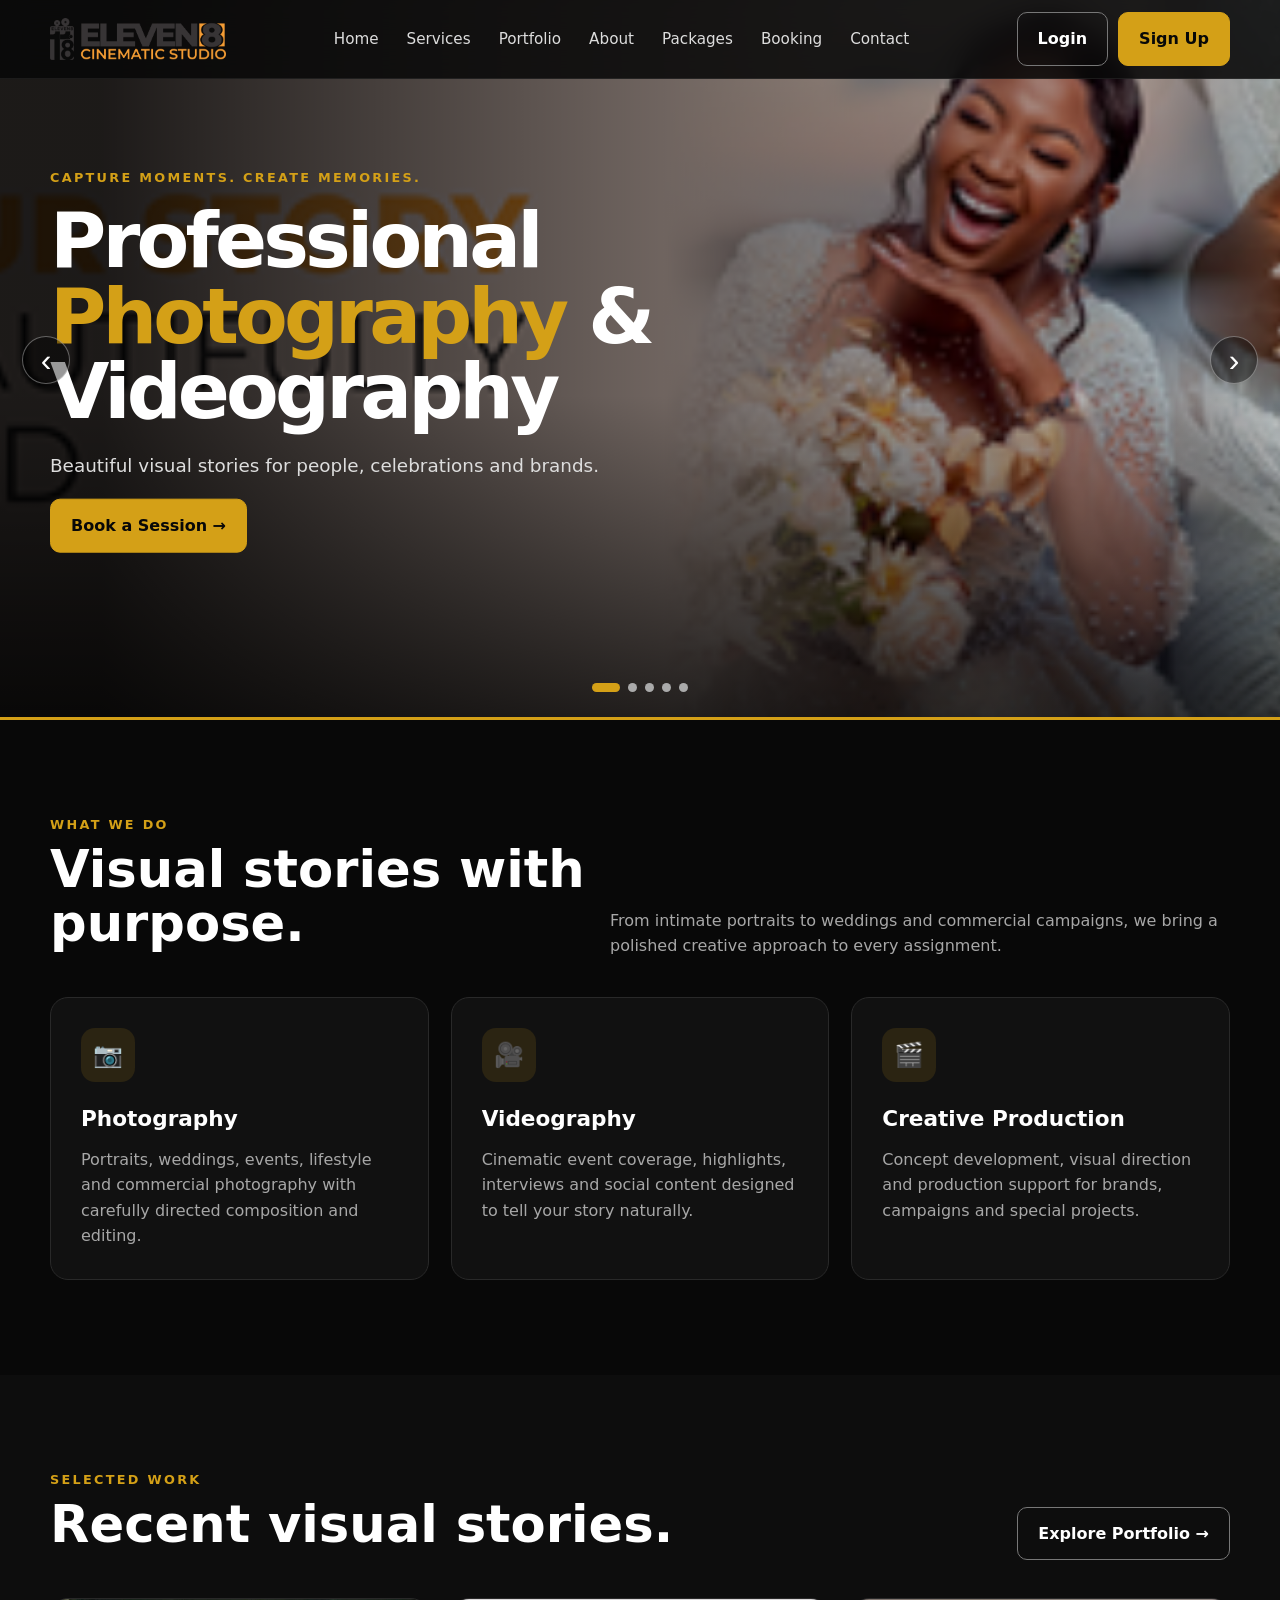
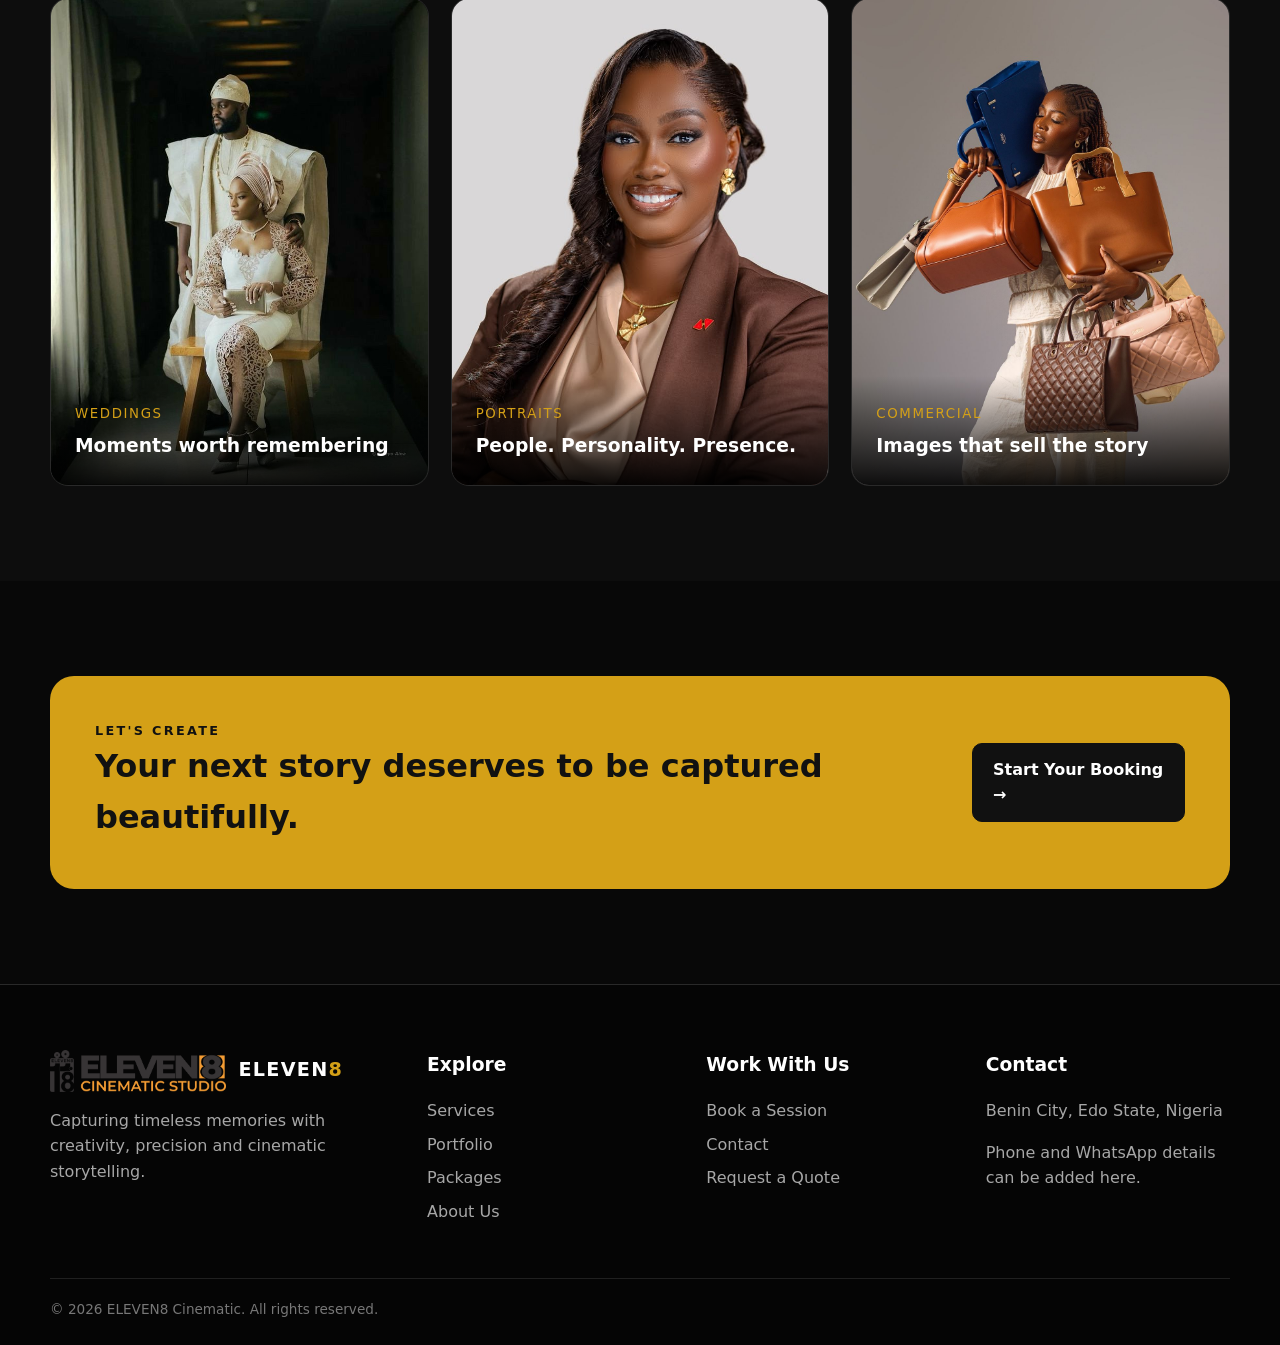
<file: index.html>
<!doctype html>
<html lang="en"><head><meta charset="utf-8"><meta name="viewport" content="width=device-width,initial-scale=1">
<meta name="description" content="ELEVEN8 professional photography, videography and creative production.">
<title>Home | ELEVEN8 Cinematic</title>
<link rel="stylesheet" href="css/styles.css"></head>
<body>
<header class="nav"><div class="container nav-inner">
<a class="brand" href="index.html"><img src="images/logo.png" alt="ELEVEN8 logo"></a>
<nav class="nav-links"><a class="" href="index.html">Home</a><a class="" href="services.html">Services</a><a class="" href="portfolio.html">Portfolio</a><a class="" href="about.html">About</a><a class="" href="packages.html">Packages</a><a class="" href="booking.html">Booking</a><a class="" href="contact.html">Contact</a></nav>
<div class="nav-actions"><a class="btn btn-outline" href="login.html">Login</a><a class="btn btn-gold" href="signup.html">Sign Up</a><button class="menu" aria-label="Open menu">☰</button></div>
</div></header>
<main>
<section class="site-slider" aria-label="ELEVEN8 featured work"><div class="slider-track"><div class="slide active"><img src="images/SLIDER 2.png" alt="ELEVEN8 creative production"><div class="slide-overlay"></div><div class="slide-content"><div class="eyebrow">Capture Moments. Create Memories.</div><h1>Professional <span class="gold">Photography</span> & Videography</h1><p>Beautiful visual stories for people, celebrations and brands.</p><a class="btn btn-gold" href="booking.html">Book a Session →</a></div></div><div class="slide"><img src="images/slider 1.png" alt="ELEVEN8 event coverage"><div class="slide-overlay"></div><div class="slide-content"><div class="eyebrow">Events & Celebrations</div><h2>Moments captured with <span class="gold">purpose.</span></h2><p>Professional coverage that preserves the atmosphere and details.</p><a class="btn btn-gold" href="services.html">Explore Services →</a></div></div><div class="slide"><img src="images/WEDDINGS.jpg" alt="ELEVEN8 wedding photography"><div class="slide-overlay"></div><div class="slide-content"><div class="eyebrow">Wedding Stories</div><h2>Your day. Your story. <span class="gold">Beautifully preserved.</span></h2><p>Every important frame matters.</p><a class="btn btn-gold" href="booking.html">Plan Your Coverage →</a></div></div><div class="slide"><img src="images/PORTRAIT.jpg" alt="ELEVEN8 portrait photography"><div class="slide-overlay"></div><div class="slide-content"><div class="eyebrow">Portraits</div><h2>People. Personality. <span class="gold">Presence.</span></h2><p>Portrait sessions designed around authentic expression.</p><a class="btn btn-gold" href="booking.html">Book a Portrait →</a></div></div><div class="slide"><img src="images/COMMERCIAL.jpg" alt="ELEVEN8 commercial photography"><div class="slide-overlay"></div><div class="slide-content"><div class="eyebrow">Commercial Content</div><h2>Images that <span class="gold">sell the story.</span></h2><p>Visual content for businesses, campaigns and social media.</p><a class="btn btn-gold" href="contact.html">Start a Project →</a></div></div></div><button class="slider-control prev" type="button" aria-label="Previous slide">‹</button><button class="slider-control next" type="button" aria-label="Next slide">›</button><div class="slider-dots" aria-label="Slider navigation"></div><div class="slider-progress"></div></section>
<section class="section"><div class="container"><div class="section-head"><div><div class="eyebrow">What We Do</div><h2>Visual stories with purpose.</h2></div><p>From intimate portraits to weddings and commercial campaigns, we bring a polished creative approach to every assignment.</p></div>
<div class="grid-3">
<div class="card"><div class="icon">📷</div><h3>Photography</h3><p>Portraits, weddings, events, lifestyle and commercial photography with carefully directed composition and editing.</p></div>
<div class="card"><div class="icon">🎥</div><h3>Videography</h3><p>Cinematic event coverage, highlights, interviews and social content designed to tell your story naturally.</p></div>
<div class="card"><div class="icon">🎬</div><h3>Creative Production</h3><p>Concept development, visual direction and production support for brands, campaigns and special projects.</p></div>
</div></div></section>
<section class="section section-dark"><div class="container"><div class="section-head"><div><div class="eyebrow">Selected Work</div><h2>Recent visual stories.</h2></div><a class="btn btn-outline" href="portfolio.html">Explore Portfolio →</a></div>
<div class="grid-3">
<a class="image-card" href="portfolio.html"><img src="images/WEDDINGS.jpg" alt="Wedding photography"><div class="image-overlay"><small>Weddings</small><h3>Moments worth remembering</h3></div></a>
<a class="image-card" href="portfolio.html"><img src="images/PORTRAIT.jpg" alt="Portrait photography"><div class="image-overlay"><small>Portraits</small><h3>People. Personality. Presence.</h3></div></a>
<a class="image-card" href="portfolio.html"><img src="images/COMMERCIAL.jpg" alt="Commercial photography"><div class="image-overlay"><small>Commercial</small><h3>Images that sell the story</h3></div></a>
</div></div></section>
<section class="section"><div class="container"><div class="cta"><div><div class="eyebrow" style="color:#111">Let's create</div><h2>Your next story deserves to be captured beautifully.</h2></div><a class="btn" href="booking.html">Start Your Booking →</a></div></div></section>
</main>
<footer class="footer"><div class="container"><div class="footer-grid">
<div><a class="brand" href="index.html"><img src="images/logo.png" alt=""><span class="brand-text">ELEVEN<span>8</span></span></a><p>Capturing timeless memories with creativity, precision and cinematic storytelling.</p></div>
<div><h3>Explore</h3><ul><li><a href="services.html">Services</a></li><li><a href="portfolio.html">Portfolio</a></li><li><a href="packages.html">Packages</a></li><li><a href="about.html">About Us</a></li></ul></div>
<div><h3>Work With Us</h3><ul><li><a href="booking.html">Book a Session</a></li><li><a href="contact.html">Contact</a></li><li><a href="booking.html">Request a Quote</a></li></ul></div>
<div><h3>Contact</h3><p>Benin City, Edo State, Nigeria</p><p>Phone and WhatsApp details can be added here.</p></div>
</div><div class="copyright">© 2026 ELEVEN8 Cinematic. All rights reserved.</div></div></footer>
<script src="js/main.js"></script></body></html>
</file>
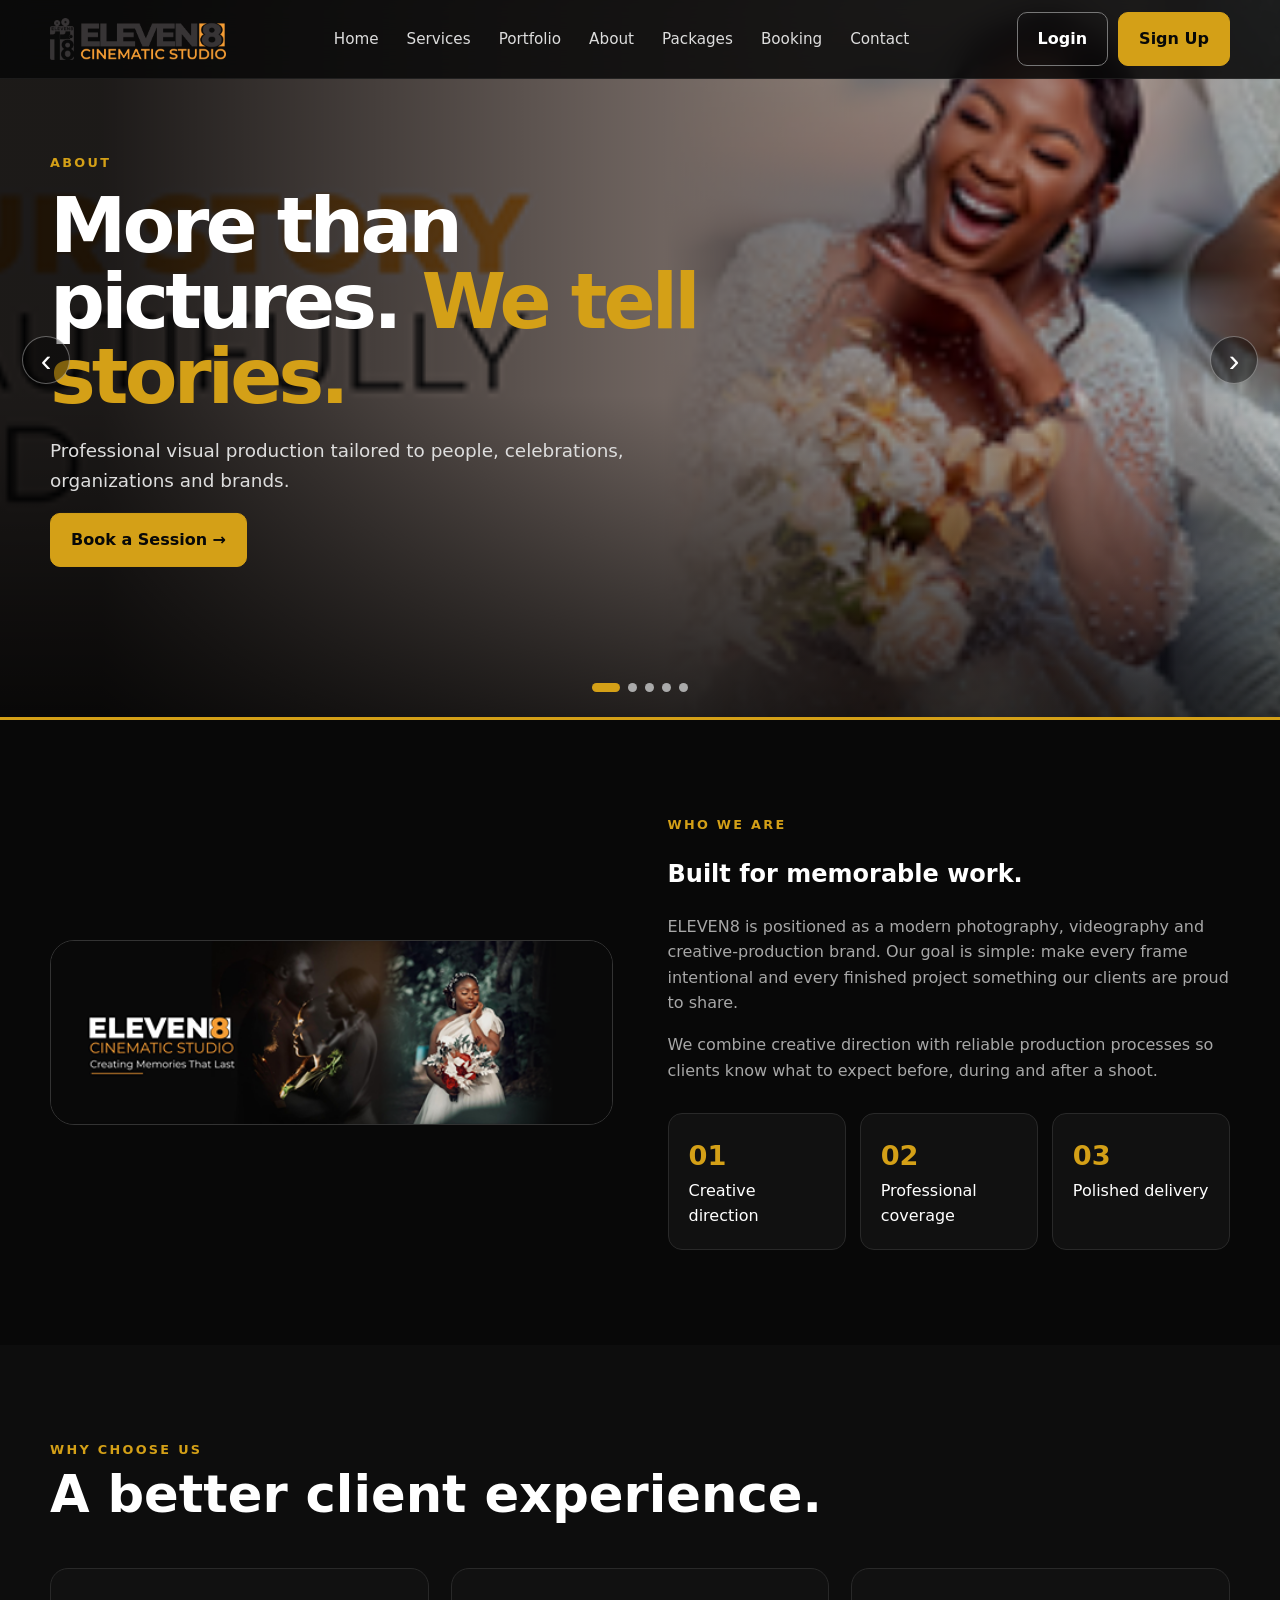
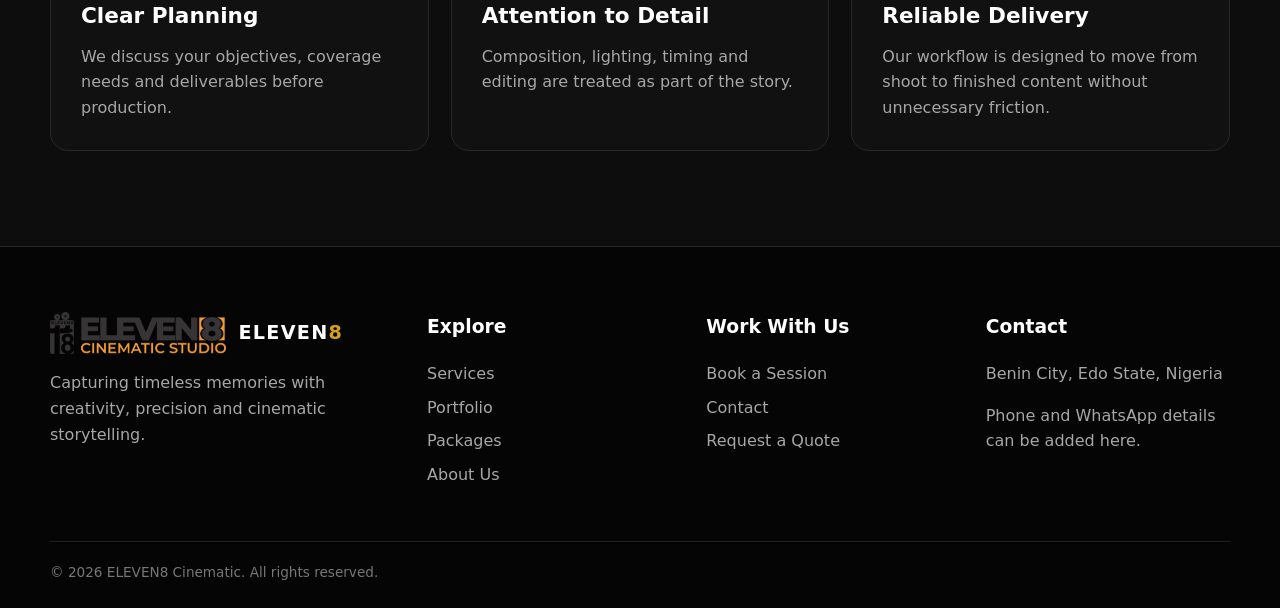
<file: about.html>
<!doctype html>
<html lang="en"><head><meta charset="utf-8"><meta name="viewport" content="width=device-width,initial-scale=1">
<meta name="description" content="ELEVEN8 professional photography, videography and creative production.">
<title>About | ELEVEN8 Cinematic</title>
<link rel="stylesheet" href="css/styles.css"></head>
<body>
<header class="nav"><div class="container nav-inner">
<a class="brand" href="index.html"><img src="images/logo.png" alt="ELEVEN8 logo"></a>
<nav class="nav-links"><a class="" href="index.html">Home</a><a class="" href="services.html">Services</a><a class="" href="portfolio.html">Portfolio</a><a class="" href="about.html">About</a><a class="" href="packages.html">Packages</a><a class="" href="booking.html">Booking</a><a class="" href="contact.html">Contact</a></nav>
<div class="nav-actions"><a class="btn btn-outline" href="login.html">Login</a><a class="btn btn-gold" href="signup.html">Sign Up</a><button class="menu" aria-label="Open menu">☰</button></div>
</div></header>
<main>
<section class="site-slider" aria-label="ELEVEN8 featured work"><div class="slider-track"><div class="slide active"><img src="images/SLIDER 2.png" alt="ELEVEN8 creative production"><div class="slide-overlay"></div><div class="slide-content"><div class="eyebrow">ABOUT</div><h1>More than pictures. <span class="gold">We tell stories.</span></h1><p>Professional visual production tailored to people, celebrations, organizations and brands.</p><a class="btn btn-gold" href="booking.html">Book a Session →</a></div></div><div class="slide"><img src="images/slider 1.png" alt="ELEVEN8 event coverage"><div class="slide-overlay"></div><div class="slide-content"><div class="eyebrow">Events & Celebrations</div><h2>Moments captured with <span class="gold">purpose.</span></h2><p>Professional coverage that preserves the atmosphere and details.</p><a class="btn btn-gold" href="services.html">Explore Services →</a></div></div><div class="slide"><img src="images/WEDDINGS.jpg" alt="ELEVEN8 wedding photography"><div class="slide-overlay"></div><div class="slide-content"><div class="eyebrow">Wedding Stories</div><h2>Your day. Your story. <span class="gold">Beautifully preserved.</span></h2><p>Every important frame matters.</p><a class="btn btn-gold" href="booking.html">Plan Your Coverage →</a></div></div><div class="slide"><img src="images/PORTRAIT.jpg" alt="ELEVEN8 portrait photography"><div class="slide-overlay"></div><div class="slide-content"><div class="eyebrow">Portraits</div><h2>People. Personality. <span class="gold">Presence.</span></h2><p>Portrait sessions designed around authentic expression.</p><a class="btn btn-gold" href="booking.html">Book a Portrait →</a></div></div><div class="slide"><img src="images/COMMERCIAL.jpg" alt="ELEVEN8 commercial photography"><div class="slide-overlay"></div><div class="slide-content"><div class="eyebrow">Commercial Content</div><h2>Images that <span class="gold">sell the story.</span></h2><p>Visual content for businesses, campaigns and social media.</p><a class="btn btn-gold" href="contact.html">Start a Project →</a></div></div></div><button class="slider-control prev" type="button" aria-label="Previous slide">‹</button><button class="slider-control next" type="button" aria-label="Next slide">›</button><div class="slider-dots" aria-label="Slider navigation"></div><div class="slider-progress"></div></section>
<section class="section"><div class="container split"><img src="images/eleven 8 header.png" alt="ELEVEN8 studio"><div><div class="eyebrow">Who We Are</div><h2>Built for memorable work.</h2><p style="color:var(--muted)">ELEVEN8 is positioned as a modern photography, videography and creative-production brand. Our goal is simple: make every frame intentional and every finished project something our clients are proud to share.</p><p style="color:var(--muted)">We combine creative direction with reliable production processes so clients know what to expect before, during and after a shoot.</p><div class="stats"><div class="stat"><strong>01</strong>Creative direction</div><div class="stat"><strong>02</strong>Professional coverage</div><div class="stat"><strong>03</strong>Polished delivery</div></div></div></div></section>
<section class="section section-dark"><div class="container"><div class="section-head"><div><div class="eyebrow">Why Choose Us</div><h2>A better client experience.</h2></div></div><div class="grid-3"><div class="card"><h3>Clear Planning</h3><p>We discuss your objectives, coverage needs and deliverables before production.</p></div><div class="card"><h3>Attention to Detail</h3><p>Composition, lighting, timing and editing are treated as part of the story.</p></div><div class="card"><h3>Reliable Delivery</h3><p>Our workflow is designed to move from shoot to finished content without unnecessary friction.</p></div></div></div></section>
</main>
<footer class="footer"><div class="container"><div class="footer-grid">
<div><a class="brand" href="index.html"><img src="images/logo.png" alt=""><span class="brand-text">ELEVEN<span>8</span></span></a><p>Capturing timeless memories with creativity, precision and cinematic storytelling.</p></div>
<div><h3>Explore</h3><ul><li><a href="services.html">Services</a></li><li><a href="portfolio.html">Portfolio</a></li><li><a href="packages.html">Packages</a></li><li><a href="about.html">About Us</a></li></ul></div>
<div><h3>Work With Us</h3><ul><li><a href="booking.html">Book a Session</a></li><li><a href="contact.html">Contact</a></li><li><a href="booking.html">Request a Quote</a></li></ul></div>
<div><h3>Contact</h3><p>Benin City, Edo State, Nigeria</p><p>Phone and WhatsApp details can be added here.</p></div>
</div><div class="copyright">© 2026 ELEVEN8 Cinematic. All rights reserved.</div></div></footer>
<script src="js/main.js"></script></body></html>
</file>
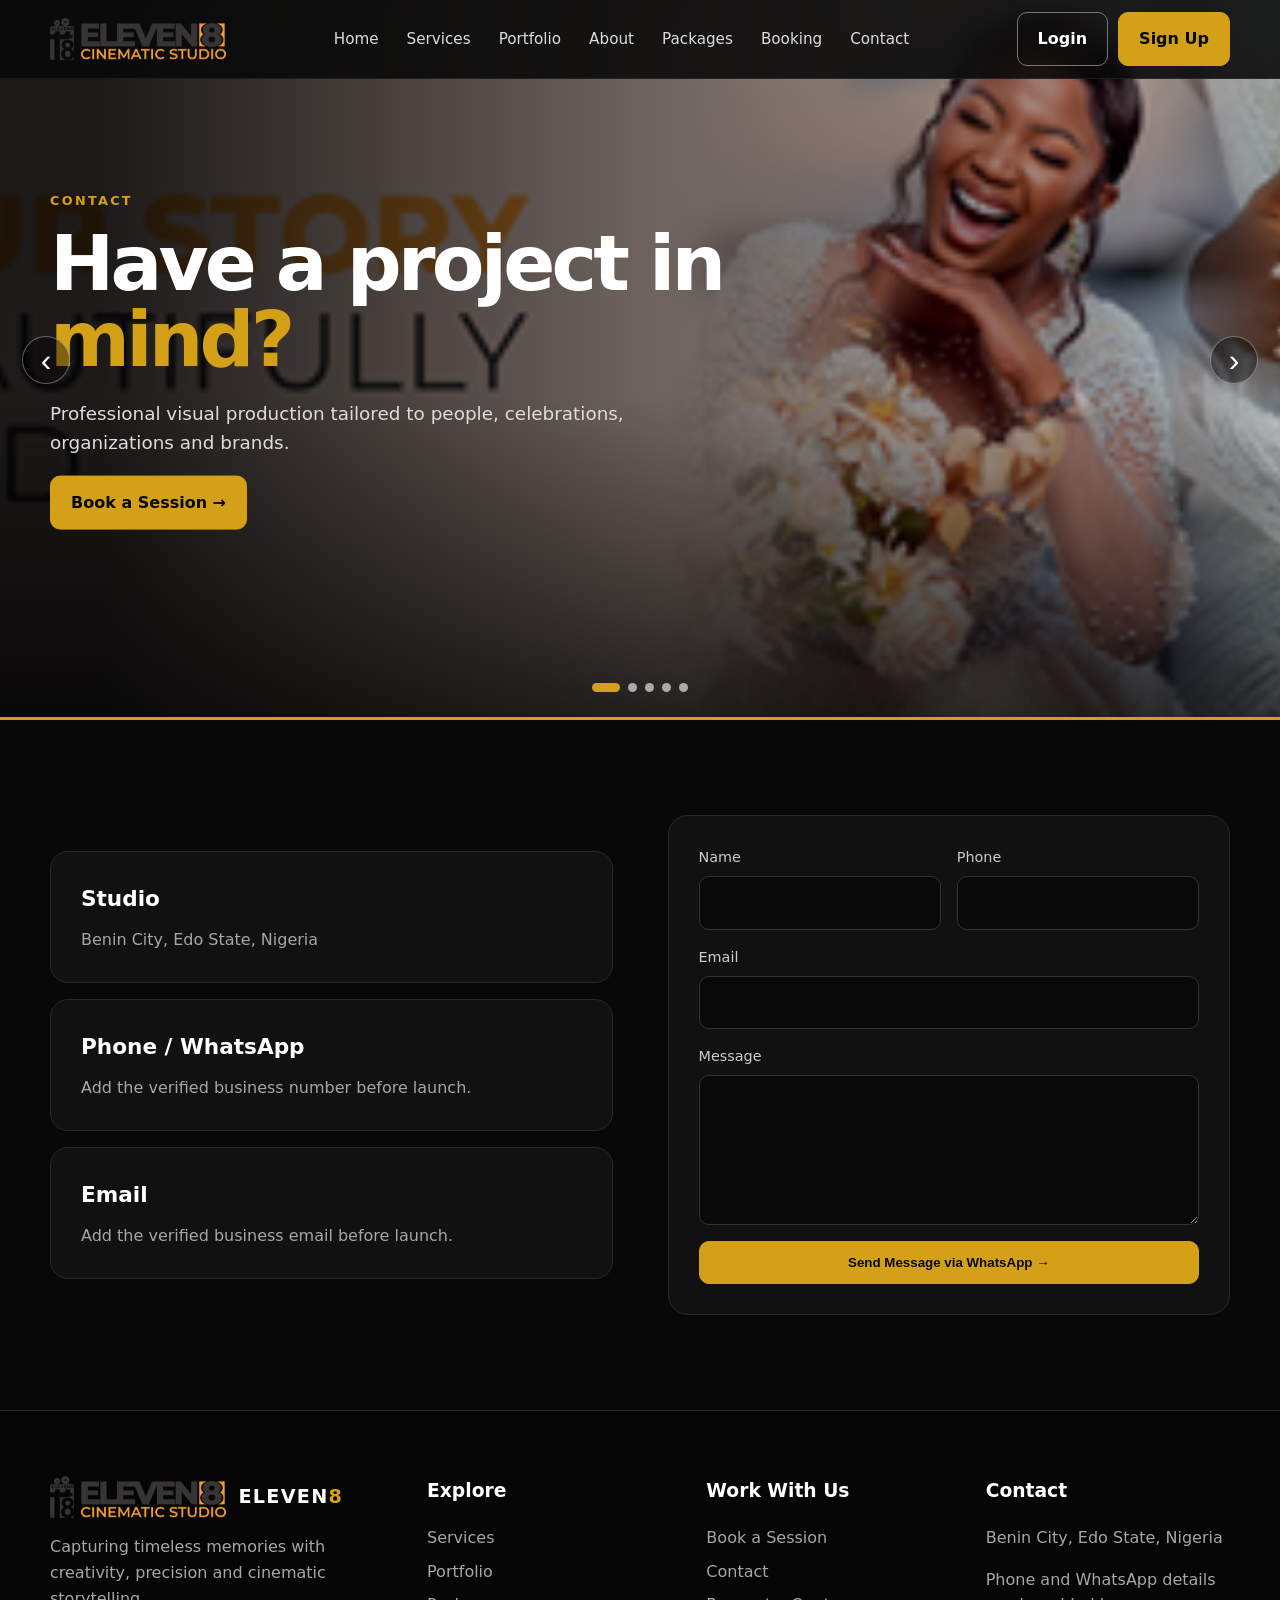
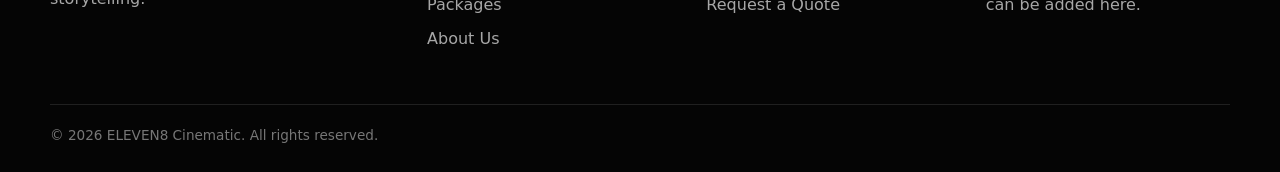
<file: contact.html>
<!doctype html>
<html lang="en"><head><meta charset="utf-8"><meta name="viewport" content="width=device-width,initial-scale=1">
<meta name="description" content="ELEVEN8 professional photography, videography and creative production.">
<title>Contact | ELEVEN8 Cinematic</title>
<link rel="stylesheet" href="css/styles.css"></head>
<body>
<header class="nav"><div class="container nav-inner">
<a class="brand" href="index.html"><img src="images/logo.png" alt="ELEVEN8 logo"></a>
<nav class="nav-links"><a class="" href="index.html">Home</a><a class="" href="services.html">Services</a><a class="" href="portfolio.html">Portfolio</a><a class="" href="about.html">About</a><a class="" href="packages.html">Packages</a><a class="" href="booking.html">Booking</a><a class="" href="contact.html">Contact</a></nav>
<div class="nav-actions"><a class="btn btn-outline" href="login.html">Login</a><a class="btn btn-gold" href="signup.html">Sign Up</a><button class="menu" aria-label="Open menu">☰</button></div>
</div></header>
<main>
<section class="site-slider" aria-label="ELEVEN8 featured work"><div class="slider-track"><div class="slide active"><img src="images/SLIDER 2.png" alt="ELEVEN8 creative production"><div class="slide-overlay"></div><div class="slide-content"><div class="eyebrow">CONTACT</div><h1>Have a project in <span class="gold">mind?</span></h1><p>Professional visual production tailored to people, celebrations, organizations and brands.</p><a class="btn btn-gold" href="booking.html">Book a Session →</a></div></div><div class="slide"><img src="images/slider 1.png" alt="ELEVEN8 event coverage"><div class="slide-overlay"></div><div class="slide-content"><div class="eyebrow">Events & Celebrations</div><h2>Moments captured with <span class="gold">purpose.</span></h2><p>Professional coverage that preserves the atmosphere and details.</p><a class="btn btn-gold" href="services.html">Explore Services →</a></div></div><div class="slide"><img src="images/WEDDINGS.jpg" alt="ELEVEN8 wedding photography"><div class="slide-overlay"></div><div class="slide-content"><div class="eyebrow">Wedding Stories</div><h2>Your day. Your story. <span class="gold">Beautifully preserved.</span></h2><p>Every important frame matters.</p><a class="btn btn-gold" href="booking.html">Plan Your Coverage →</a></div></div><div class="slide"><img src="images/PORTRAIT.jpg" alt="ELEVEN8 portrait photography"><div class="slide-overlay"></div><div class="slide-content"><div class="eyebrow">Portraits</div><h2>People. Personality. <span class="gold">Presence.</span></h2><p>Portrait sessions designed around authentic expression.</p><a class="btn btn-gold" href="booking.html">Book a Portrait →</a></div></div><div class="slide"><img src="images/COMMERCIAL.jpg" alt="ELEVEN8 commercial photography"><div class="slide-overlay"></div><div class="slide-content"><div class="eyebrow">Commercial Content</div><h2>Images that <span class="gold">sell the story.</span></h2><p>Visual content for businesses, campaigns and social media.</p><a class="btn btn-gold" href="contact.html">Start a Project →</a></div></div></div><button class="slider-control prev" type="button" aria-label="Previous slide">‹</button><button class="slider-control next" type="button" aria-label="Next slide">›</button><div class="slider-dots" aria-label="Slider navigation"></div><div class="slider-progress"></div></section>
<section class="section"><div class="container split"><div><div class="card"><h3>Studio</h3><p>Benin City, Edo State, Nigeria</p></div><div class="card" style="margin-top:16px"><h3>Phone / WhatsApp</h3><p>Add the verified business number before launch.</p></div><div class="card" style="margin-top:16px"><h3>Email</h3><p>Add the verified business email before launch.</p></div></div>
<form class="form" data-whatsapp="2340000000000"><div class="form-grid"><div class="field"><label>Name</label><input name="Name" required></div><div class="field"><label>Phone</label><input name="Phone" required></div><div class="field full"><label>Email</label><input type="email" name="Email"></div><div class="field full"><label>Message</label><textarea name="Message" required></textarea></div><div class="field full"><button class="btn btn-gold" type="submit">Send Message via WhatsApp →</button></div></div></form></div></section>
</main>
<footer class="footer"><div class="container"><div class="footer-grid">
<div><a class="brand" href="index.html"><img src="images/logo.png" alt=""><span class="brand-text">ELEVEN<span>8</span></span></a><p>Capturing timeless memories with creativity, precision and cinematic storytelling.</p></div>
<div><h3>Explore</h3><ul><li><a href="services.html">Services</a></li><li><a href="portfolio.html">Portfolio</a></li><li><a href="packages.html">Packages</a></li><li><a href="about.html">About Us</a></li></ul></div>
<div><h3>Work With Us</h3><ul><li><a href="booking.html">Book a Session</a></li><li><a href="contact.html">Contact</a></li><li><a href="booking.html">Request a Quote</a></li></ul></div>
<div><h3>Contact</h3><p>Benin City, Edo State, Nigeria</p><p>Phone and WhatsApp details can be added here.</p></div>
</div><div class="copyright">© 2026 ELEVEN8 Cinematic. All rights reserved.</div></div></footer>
<script src="js/main.js"></script></body></html>
</file>
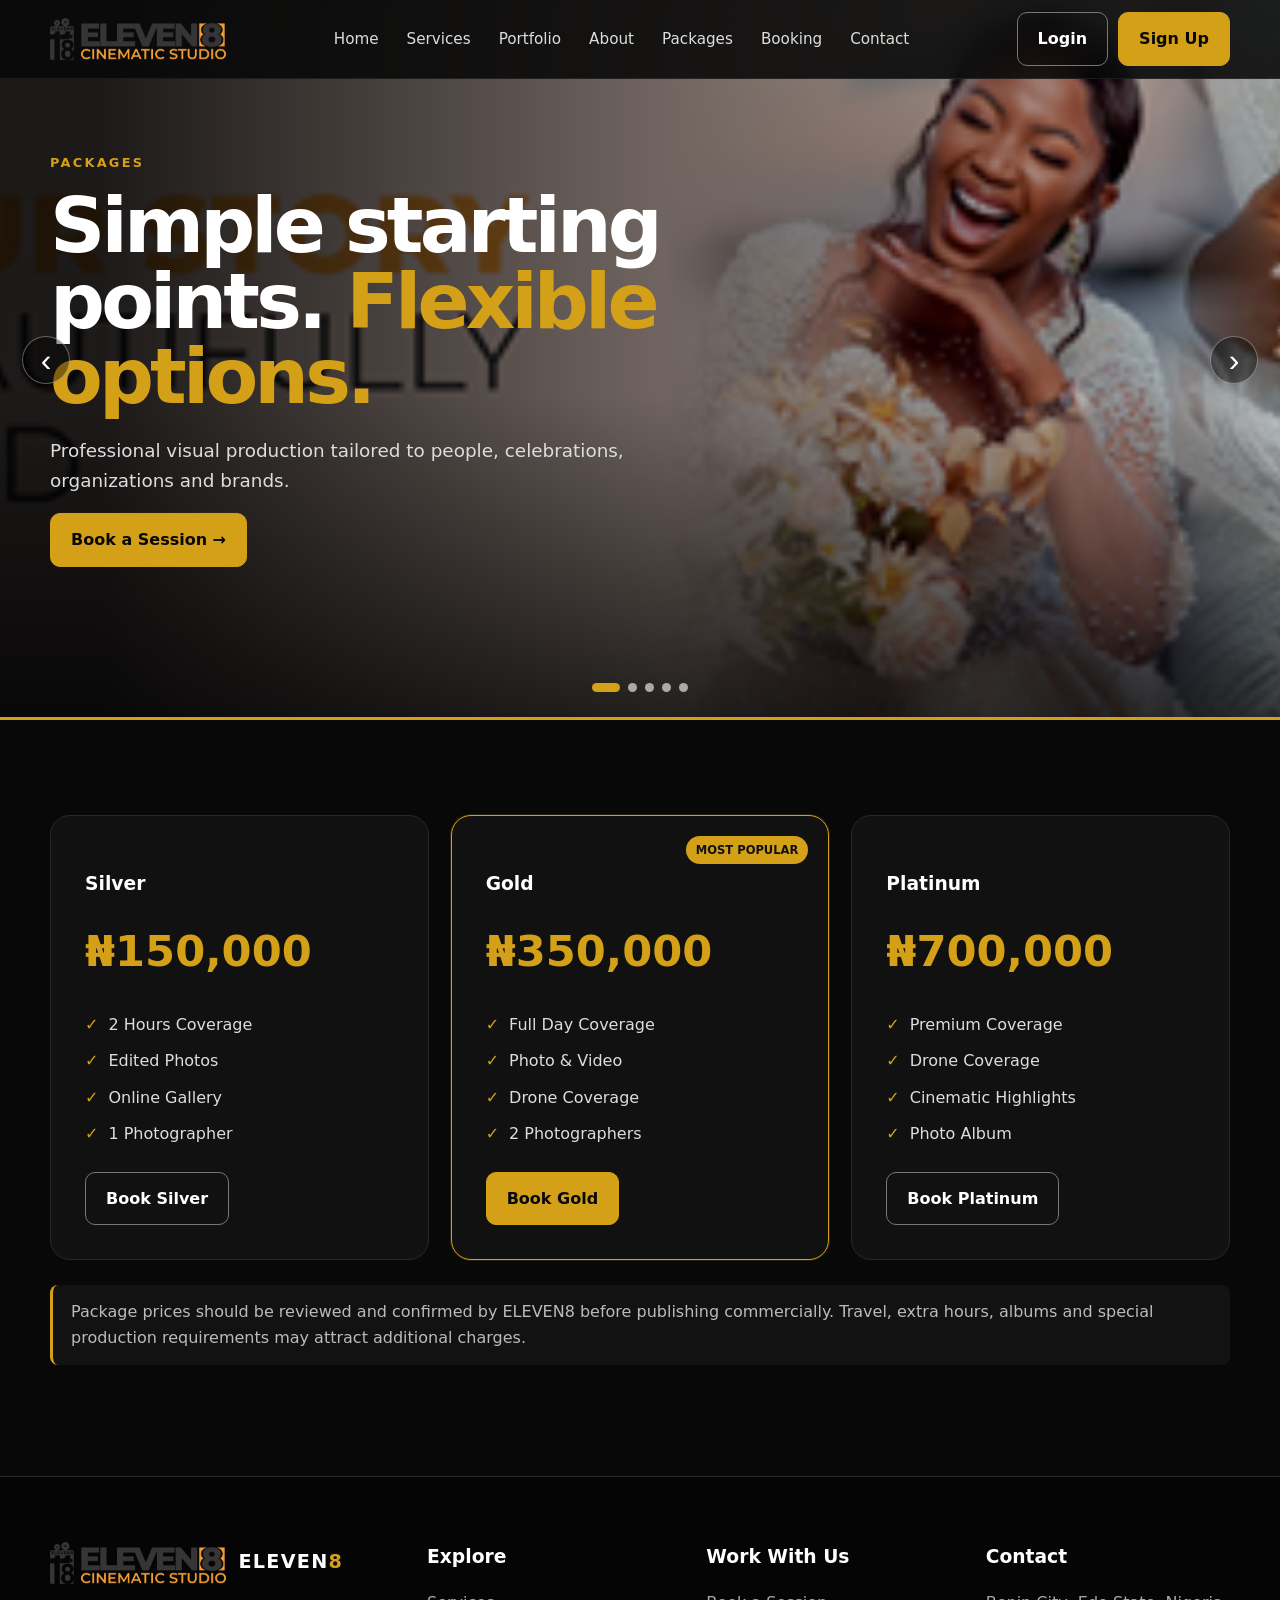
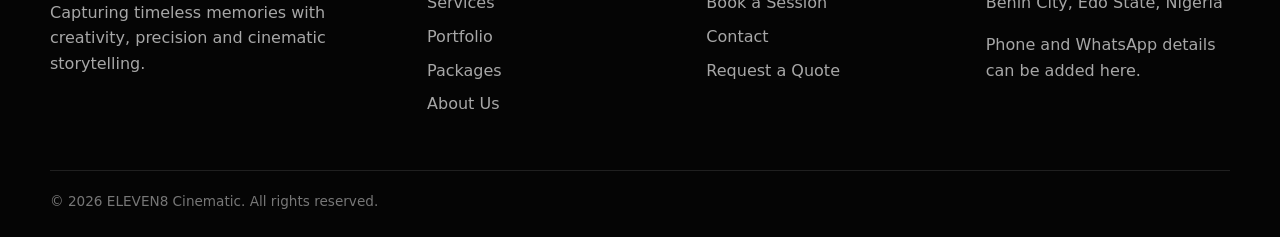
<file: packages.html>
<!doctype html>
<html lang="en"><head><meta charset="utf-8"><meta name="viewport" content="width=device-width,initial-scale=1">
<meta name="description" content="ELEVEN8 professional photography, videography and creative production.">
<title>Packages | ELEVEN8 Cinematic</title>
<link rel="stylesheet" href="css/styles.css"></head>
<body>
<header class="nav"><div class="container nav-inner">
<a class="brand" href="index.html"><img src="images/logo.png" alt="ELEVEN8 logo"></a>
<nav class="nav-links"><a class="" href="index.html">Home</a><a class="" href="services.html">Services</a><a class="" href="portfolio.html">Portfolio</a><a class="" href="about.html">About</a><a class="" href="packages.html">Packages</a><a class="" href="booking.html">Booking</a><a class="" href="contact.html">Contact</a></nav>
<div class="nav-actions"><a class="btn btn-outline" href="login.html">Login</a><a class="btn btn-gold" href="signup.html">Sign Up</a><button class="menu" aria-label="Open menu">☰</button></div>
</div></header>
<main>
<section class="site-slider" aria-label="ELEVEN8 featured work"><div class="slider-track"><div class="slide active"><img src="images/SLIDER 2.png" alt="ELEVEN8 creative production"><div class="slide-overlay"></div><div class="slide-content"><div class="eyebrow">PACKAGES</div><h1>Simple starting points. <span class="gold">Flexible options.</span></h1><p>Professional visual production tailored to people, celebrations, organizations and brands.</p><a class="btn btn-gold" href="booking.html">Book a Session →</a></div></div><div class="slide"><img src="images/slider 1.png" alt="ELEVEN8 event coverage"><div class="slide-overlay"></div><div class="slide-content"><div class="eyebrow">Events & Celebrations</div><h2>Moments captured with <span class="gold">purpose.</span></h2><p>Professional coverage that preserves the atmosphere and details.</p><a class="btn btn-gold" href="services.html">Explore Services →</a></div></div><div class="slide"><img src="images/WEDDINGS.jpg" alt="ELEVEN8 wedding photography"><div class="slide-overlay"></div><div class="slide-content"><div class="eyebrow">Wedding Stories</div><h2>Your day. Your story. <span class="gold">Beautifully preserved.</span></h2><p>Every important frame matters.</p><a class="btn btn-gold" href="booking.html">Plan Your Coverage →</a></div></div><div class="slide"><img src="images/PORTRAIT.jpg" alt="ELEVEN8 portrait photography"><div class="slide-overlay"></div><div class="slide-content"><div class="eyebrow">Portraits</div><h2>People. Personality. <span class="gold">Presence.</span></h2><p>Portrait sessions designed around authentic expression.</p><a class="btn btn-gold" href="booking.html">Book a Portrait →</a></div></div><div class="slide"><img src="images/COMMERCIAL.jpg" alt="ELEVEN8 commercial photography"><div class="slide-overlay"></div><div class="slide-content"><div class="eyebrow">Commercial Content</div><h2>Images that <span class="gold">sell the story.</span></h2><p>Visual content for businesses, campaigns and social media.</p><a class="btn btn-gold" href="contact.html">Start a Project →</a></div></div></div><button class="slider-control prev" type="button" aria-label="Previous slide">‹</button><button class="slider-control next" type="button" aria-label="Next slide">›</button><div class="slider-dots" aria-label="Slider navigation"></div><div class="slider-progress"></div></section>
<section class="section"><div class="container"><div class="price-grid">
<div class="price-card"><h3>Silver</h3><div class="price">₦150,000</div><ul><li>2 Hours Coverage</li><li>Edited Photos</li><li>Online Gallery</li><li>1 Photographer</li></ul><a class="btn btn-outline" href="booking.html">Book Silver</a></div>
<div class="price-card featured"><div class="ribbon">MOST POPULAR</div><h3>Gold</h3><div class="price">₦350,000</div><ul><li>Full Day Coverage</li><li>Photo & Video</li><li>Drone Coverage</li><li>2 Photographers</li></ul><a class="btn btn-gold" href="booking.html">Book Gold</a></div>
<div class="price-card"><h3>Platinum</h3><div class="price">₦700,000</div><ul><li>Premium Coverage</li><li>Drone Coverage</li><li>Cinematic Highlights</li><li>Photo Album</li></ul><a class="btn btn-outline" href="booking.html">Book Platinum</a></div>
</div><p class="notice" style="margin-top:25px">Package prices should be reviewed and confirmed by ELEVEN8 before publishing commercially. Travel, extra hours, albums and special production requirements may attract additional charges.</p></div></section>
</main>
<footer class="footer"><div class="container"><div class="footer-grid">
<div><a class="brand" href="index.html"><img src="images/logo.png" alt=""><span class="brand-text">ELEVEN<span>8</span></span></a><p>Capturing timeless memories with creativity, precision and cinematic storytelling.</p></div>
<div><h3>Explore</h3><ul><li><a href="services.html">Services</a></li><li><a href="portfolio.html">Portfolio</a></li><li><a href="packages.html">Packages</a></li><li><a href="about.html">About Us</a></li></ul></div>
<div><h3>Work With Us</h3><ul><li><a href="booking.html">Book a Session</a></li><li><a href="contact.html">Contact</a></li><li><a href="booking.html">Request a Quote</a></li></ul></div>
<div><h3>Contact</h3><p>Benin City, Edo State, Nigeria</p><p>Phone and WhatsApp details can be added here.</p></div>
</div><div class="copyright">© 2026 ELEVEN8 Cinematic. All rights reserved.</div></div></footer>
<script src="js/main.js"></script></body></html>
</file>
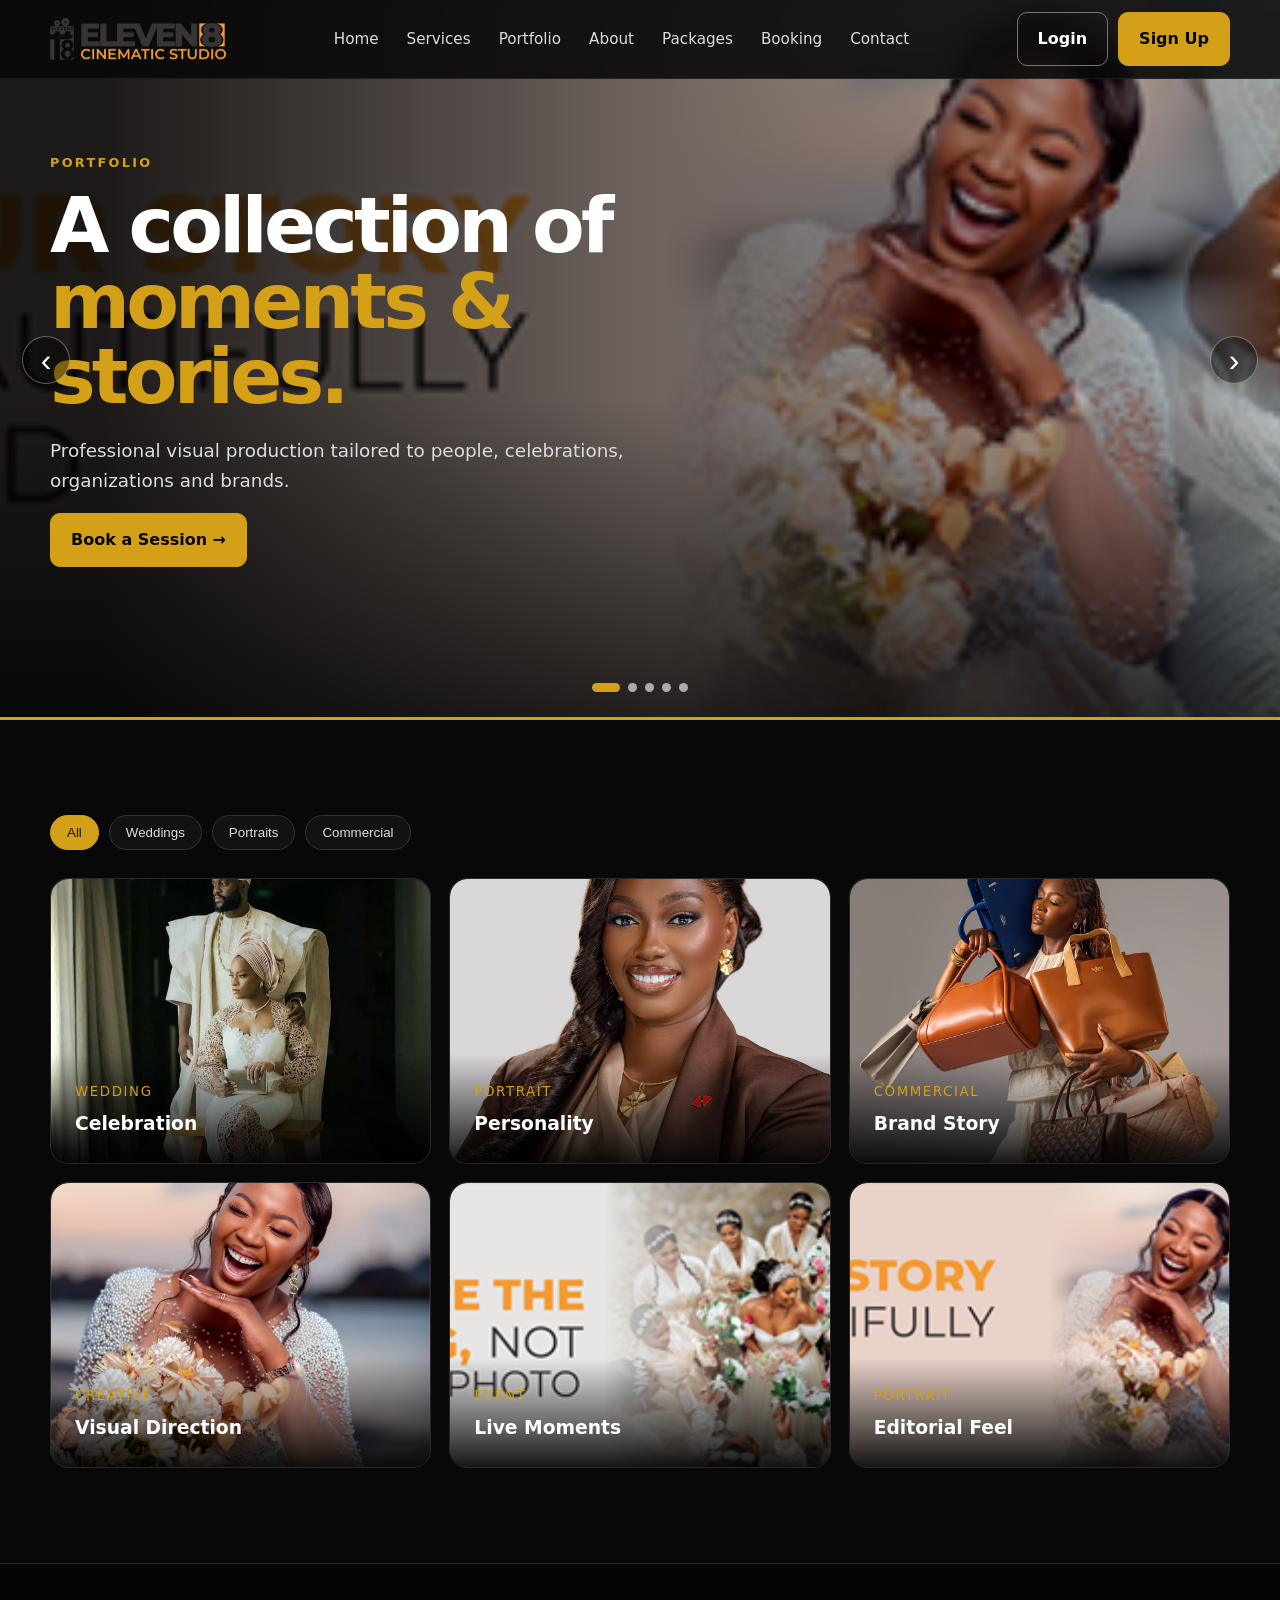
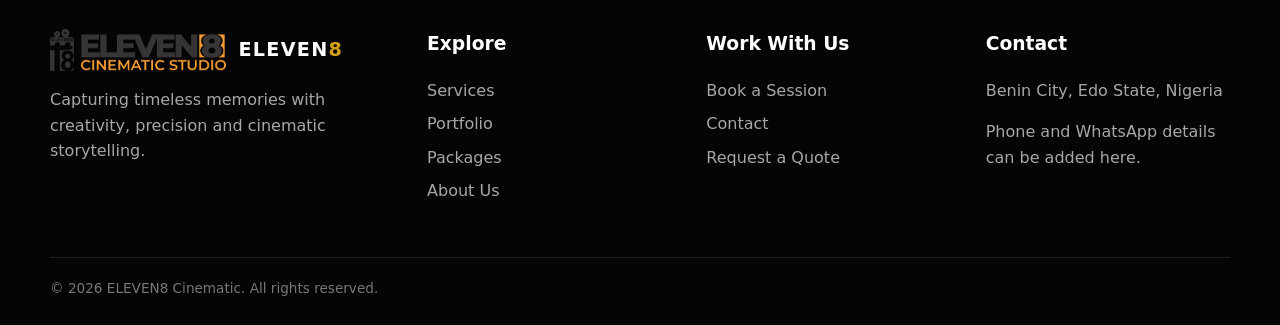
<file: portfolio.html>
<!doctype html>
<html lang="en"><head><meta charset="utf-8"><meta name="viewport" content="width=device-width,initial-scale=1">
<meta name="description" content="ELEVEN8 professional photography, videography and creative production.">
<title>Portfolio | ELEVEN8 Cinematic</title>
<link rel="stylesheet" href="css/styles.css"></head>
<body>
<header class="nav"><div class="container nav-inner">
<a class="brand" href="index.html"><img src="images/logo.png" alt="ELEVEN8 logo"></a>
<nav class="nav-links"><a class="" href="index.html">Home</a><a class="" href="services.html">Services</a><a class="" href="portfolio.html">Portfolio</a><a class="" href="about.html">About</a><a class="" href="packages.html">Packages</a><a class="" href="booking.html">Booking</a><a class="" href="contact.html">Contact</a></nav>
<div class="nav-actions"><a class="btn btn-outline" href="login.html">Login</a><a class="btn btn-gold" href="signup.html">Sign Up</a><button class="menu" aria-label="Open menu">☰</button></div>
</div></header>
<main>
<section class="site-slider" aria-label="ELEVEN8 featured work"><div class="slider-track"><div class="slide active"><img src="images/SLIDER 2.png" alt="ELEVEN8 creative production"><div class="slide-overlay"></div><div class="slide-content"><div class="eyebrow">PORTFOLIO</div><h1>A collection of <span class="gold">moments & stories.</span></h1><p>Professional visual production tailored to people, celebrations, organizations and brands.</p><a class="btn btn-gold" href="booking.html">Book a Session →</a></div></div><div class="slide"><img src="images/slider 1.png" alt="ELEVEN8 event coverage"><div class="slide-overlay"></div><div class="slide-content"><div class="eyebrow">Events & Celebrations</div><h2>Moments captured with <span class="gold">purpose.</span></h2><p>Professional coverage that preserves the atmosphere and details.</p><a class="btn btn-gold" href="services.html">Explore Services →</a></div></div><div class="slide"><img src="images/WEDDINGS.jpg" alt="ELEVEN8 wedding photography"><div class="slide-overlay"></div><div class="slide-content"><div class="eyebrow">Wedding Stories</div><h2>Your day. Your story. <span class="gold">Beautifully preserved.</span></h2><p>Every important frame matters.</p><a class="btn btn-gold" href="booking.html">Plan Your Coverage →</a></div></div><div class="slide"><img src="images/PORTRAIT.jpg" alt="ELEVEN8 portrait photography"><div class="slide-overlay"></div><div class="slide-content"><div class="eyebrow">Portraits</div><h2>People. Personality. <span class="gold">Presence.</span></h2><p>Portrait sessions designed around authentic expression.</p><a class="btn btn-gold" href="booking.html">Book a Portrait →</a></div></div><div class="slide"><img src="images/COMMERCIAL.jpg" alt="ELEVEN8 commercial photography"><div class="slide-overlay"></div><div class="slide-content"><div class="eyebrow">Commercial Content</div><h2>Images that <span class="gold">sell the story.</span></h2><p>Visual content for businesses, campaigns and social media.</p><a class="btn btn-gold" href="contact.html">Start a Project →</a></div></div></div><button class="slider-control prev" type="button" aria-label="Previous slide">‹</button><button class="slider-control next" type="button" aria-label="Next slide">›</button><div class="slider-dots" aria-label="Slider navigation"></div><div class="slider-progress"></div></section>
<section class="section"><div class="container"><div class="filters"><button class="filter active" data-filter="all">All</button><button class="filter" data-filter="wedding">Weddings</button><button class="filter" data-filter="portrait">Portraits</button><button class="filter" data-filter="commercial">Commercial</button></div>
<div class="portfolio-grid">
<div class="portfolio-item image-card" data-category="wedding"><img src="images/WEDDINGS.jpg" alt="Wedding"><div class="image-overlay"><small>Wedding</small><h3>Celebration</h3></div></div>
<div class="portfolio-item image-card" data-category="portrait"><img src="images/PORTRAIT.jpg" alt="Portrait"><div class="image-overlay"><small>Portrait</small><h3>Personality</h3></div></div>
<div class="portfolio-item image-card" data-category="commercial"><img src="images/COMMERCIAL.jpg" alt="Commercial"><div class="image-overlay"><small>Commercial</small><h3>Brand Story</h3></div></div>
<div class="portfolio-item image-card" data-category="commercial"><img src="images/9898db073478088185ea16a9ff456688.jpg" alt="Creative project"><div class="image-overlay"><small>Creative</small><h3>Visual Direction</h3></div></div>
<div class="portfolio-item image-card" data-category="wedding"><img src="images/slider 1.png" alt="Event"><div class="image-overlay"><small>Event</small><h3>Live Moments</h3></div></div>
<div class="portfolio-item image-card" data-category="portrait"><img src="images/SLIDER 2.png" alt="Creative portrait"><div class="image-overlay"><small>Portrait</small><h3>Editorial Feel</h3></div></div>
</div></div></section>
</main>
<footer class="footer"><div class="container"><div class="footer-grid">
<div><a class="brand" href="index.html"><img src="images/logo.png" alt=""><span class="brand-text">ELEVEN<span>8</span></span></a><p>Capturing timeless memories with creativity, precision and cinematic storytelling.</p></div>
<div><h3>Explore</h3><ul><li><a href="services.html">Services</a></li><li><a href="portfolio.html">Portfolio</a></li><li><a href="packages.html">Packages</a></li><li><a href="about.html">About Us</a></li></ul></div>
<div><h3>Work With Us</h3><ul><li><a href="booking.html">Book a Session</a></li><li><a href="contact.html">Contact</a></li><li><a href="booking.html">Request a Quote</a></li></ul></div>
<div><h3>Contact</h3><p>Benin City, Edo State, Nigeria</p><p>Phone and WhatsApp details can be added here.</p></div>
</div><div class="copyright">© 2026 ELEVEN8 Cinematic. All rights reserved.</div></div></footer>
<script src="js/main.js"></script></body></html>
</file>
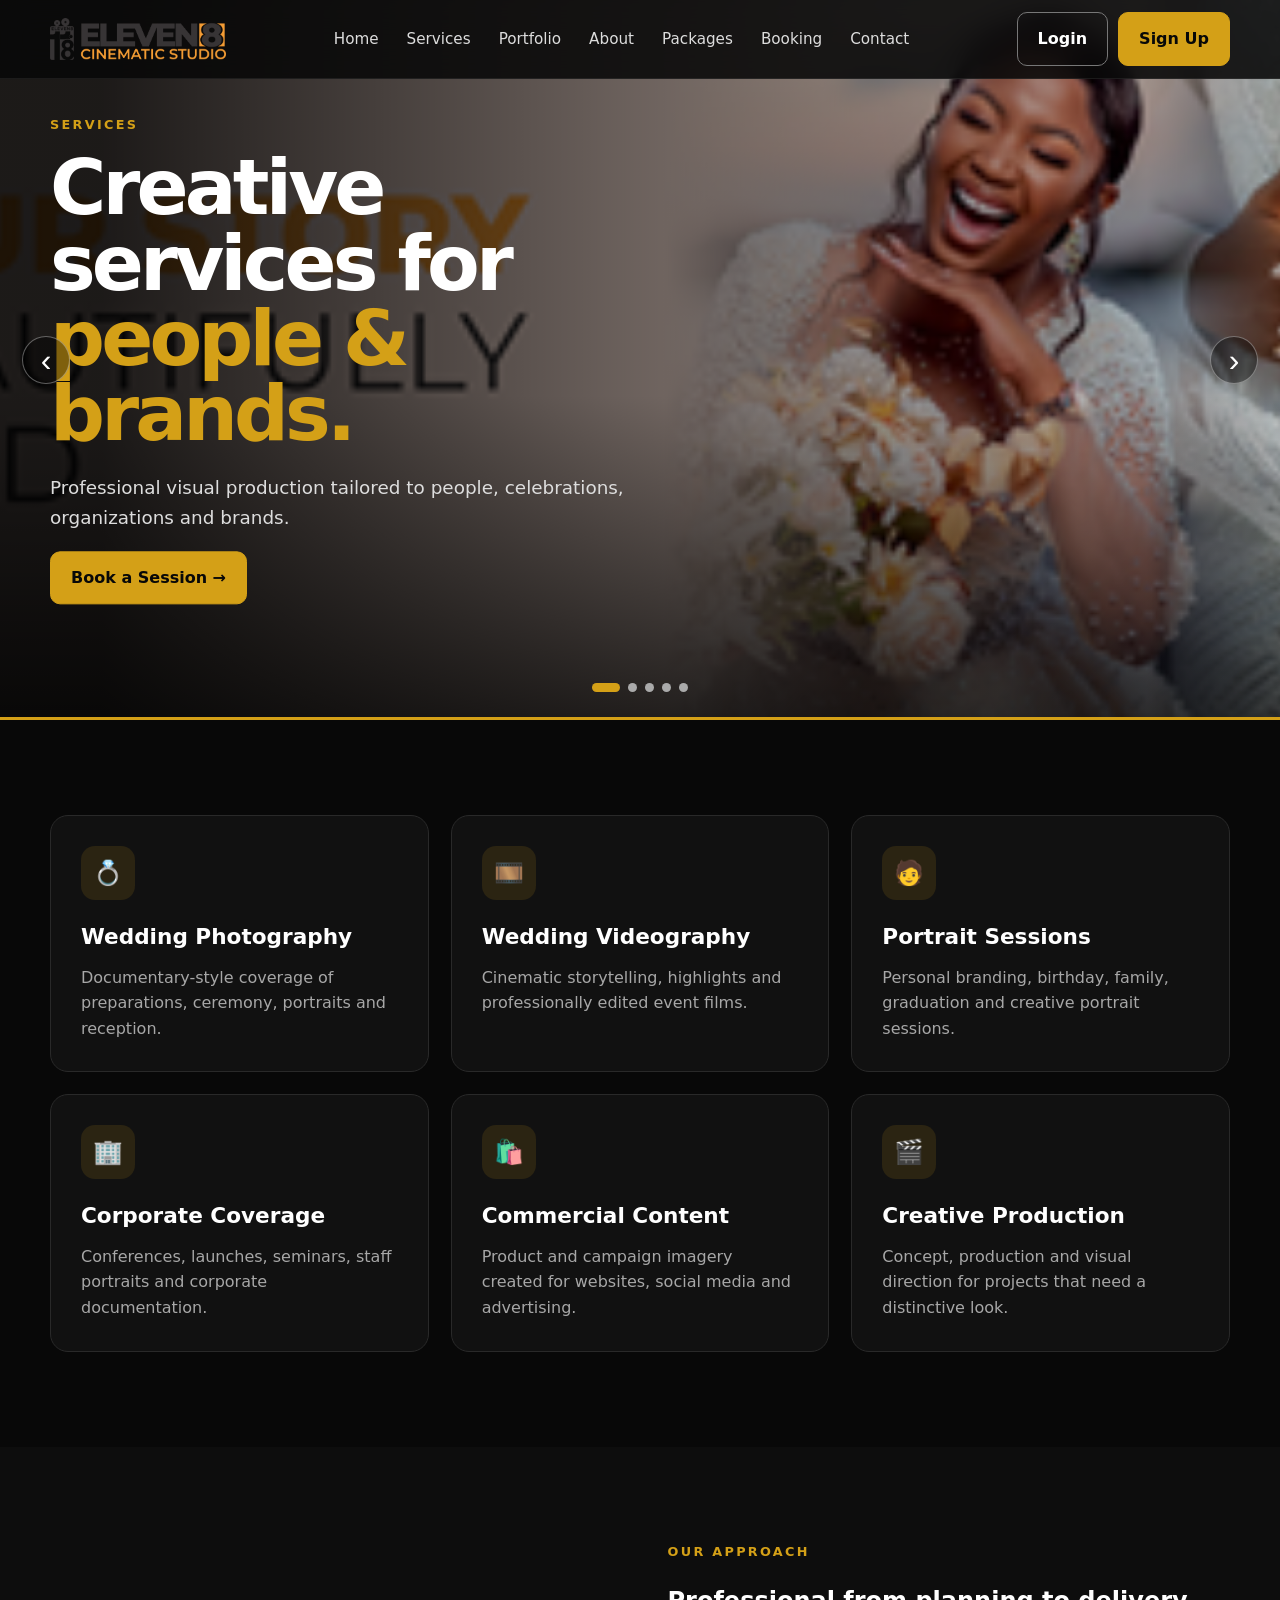
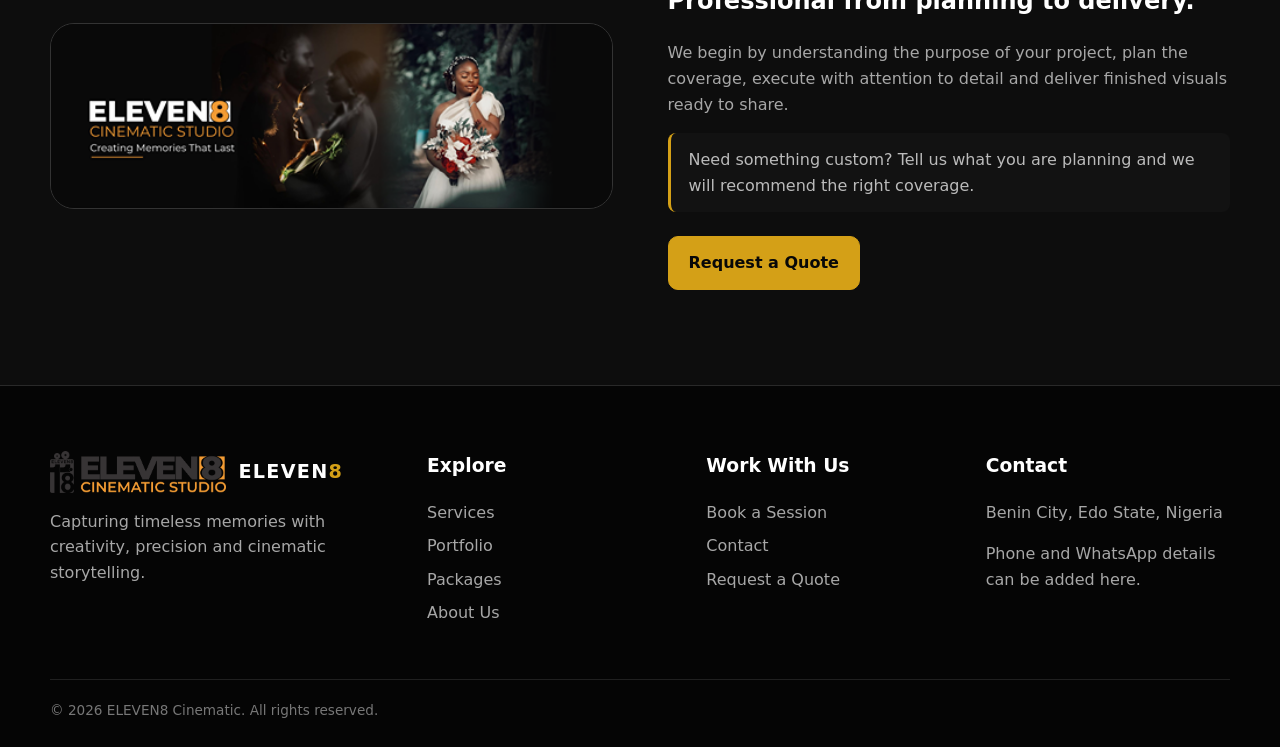
<file: services.html>
<!doctype html>
<html lang="en"><head><meta charset="utf-8"><meta name="viewport" content="width=device-width,initial-scale=1">
<meta name="description" content="ELEVEN8 professional photography, videography and creative production.">
<title>Services | ELEVEN8 Cinematic</title>
<link rel="stylesheet" href="css/styles.css"></head>
<body>
<header class="nav"><div class="container nav-inner">
<a class="brand" href="index.html"><img src="images/logo.png" alt="ELEVEN8 logo"></a>
<nav class="nav-links"><a class="" href="index.html">Home</a><a class="" href="services.html">Services</a><a class="" href="portfolio.html">Portfolio</a><a class="" href="about.html">About</a><a class="" href="packages.html">Packages</a><a class="" href="booking.html">Booking</a><a class="" href="contact.html">Contact</a></nav>
<div class="nav-actions"><a class="btn btn-outline" href="login.html">Login</a><a class="btn btn-gold" href="signup.html">Sign Up</a><button class="menu" aria-label="Open menu">☰</button></div>
</div></header>
<main>
<section class="site-slider" aria-label="ELEVEN8 featured work"><div class="slider-track"><div class="slide active"><img src="images/SLIDER 2.png" alt="ELEVEN8 creative production"><div class="slide-overlay"></div><div class="slide-content"><div class="eyebrow">SERVICES</div><h1>Creative services for <span class="gold">people & brands.</span></h1><p>Professional visual production tailored to people, celebrations, organizations and brands.</p><a class="btn btn-gold" href="booking.html">Book a Session →</a></div></div><div class="slide"><img src="images/slider 1.png" alt="ELEVEN8 event coverage"><div class="slide-overlay"></div><div class="slide-content"><div class="eyebrow">Events & Celebrations</div><h2>Moments captured with <span class="gold">purpose.</span></h2><p>Professional coverage that preserves the atmosphere and details.</p><a class="btn btn-gold" href="services.html">Explore Services →</a></div></div><div class="slide"><img src="images/WEDDINGS.jpg" alt="ELEVEN8 wedding photography"><div class="slide-overlay"></div><div class="slide-content"><div class="eyebrow">Wedding Stories</div><h2>Your day. Your story. <span class="gold">Beautifully preserved.</span></h2><p>Every important frame matters.</p><a class="btn btn-gold" href="booking.html">Plan Your Coverage →</a></div></div><div class="slide"><img src="images/PORTRAIT.jpg" alt="ELEVEN8 portrait photography"><div class="slide-overlay"></div><div class="slide-content"><div class="eyebrow">Portraits</div><h2>People. Personality. <span class="gold">Presence.</span></h2><p>Portrait sessions designed around authentic expression.</p><a class="btn btn-gold" href="booking.html">Book a Portrait →</a></div></div><div class="slide"><img src="images/COMMERCIAL.jpg" alt="ELEVEN8 commercial photography"><div class="slide-overlay"></div><div class="slide-content"><div class="eyebrow">Commercial Content</div><h2>Images that <span class="gold">sell the story.</span></h2><p>Visual content for businesses, campaigns and social media.</p><a class="btn btn-gold" href="contact.html">Start a Project →</a></div></div></div><button class="slider-control prev" type="button" aria-label="Previous slide">‹</button><button class="slider-control next" type="button" aria-label="Next slide">›</button><div class="slider-dots" aria-label="Slider navigation"></div><div class="slider-progress"></div></section>
<section class="section"><div class="container"><div class="grid-3">
<div class="card"><div class="icon">💍</div><h3>Wedding Photography</h3><p>Documentary-style coverage of preparations, ceremony, portraits and reception.</p></div>
<div class="card"><div class="icon">🎞️</div><h3>Wedding Videography</h3><p>Cinematic storytelling, highlights and professionally edited event films.</p></div>
<div class="card"><div class="icon">🧑</div><h3>Portrait Sessions</h3><p>Personal branding, birthday, family, graduation and creative portrait sessions.</p></div>
<div class="card"><div class="icon">🏢</div><h3>Corporate Coverage</h3><p>Conferences, launches, seminars, staff portraits and corporate documentation.</p></div>
<div class="card"><div class="icon">🛍️</div><h3>Commercial Content</h3><p>Product and campaign imagery created for websites, social media and advertising.</p></div>
<div class="card"><div class="icon">🎬</div><h3>Creative Production</h3><p>Concept, production and visual direction for projects that need a distinctive look.</p></div>
</div></div></section>
<section class="section section-dark"><div class="container split"><img src="images/eleven 8 header.png" alt="ELEVEN8 visual"><div><div class="eyebrow">Our Approach</div><h2>Professional from planning to delivery.</h2><p style="color:var(--muted)">We begin by understanding the purpose of your project, plan the coverage, execute with attention to detail and deliver finished visuals ready to share.</p><div class="notice">Need something custom? Tell us what you are planning and we will recommend the right coverage.</div><div style="margin-top:24px"><a class="btn btn-gold" href="booking.html">Request a Quote</a></div></div></div></section>
</main>
<footer class="footer"><div class="container"><div class="footer-grid">
<div><a class="brand" href="index.html"><img src="images/logo.png" alt=""><span class="brand-text">ELEVEN<span>8</span></span></a><p>Capturing timeless memories with creativity, precision and cinematic storytelling.</p></div>
<div><h3>Explore</h3><ul><li><a href="services.html">Services</a></li><li><a href="portfolio.html">Portfolio</a></li><li><a href="packages.html">Packages</a></li><li><a href="about.html">About Us</a></li></ul></div>
<div><h3>Work With Us</h3><ul><li><a href="booking.html">Book a Session</a></li><li><a href="contact.html">Contact</a></li><li><a href="booking.html">Request a Quote</a></li></ul></div>
<div><h3>Contact</h3><p>Benin City, Edo State, Nigeria</p><p>Phone and WhatsApp details can be added here.</p></div>
</div><div class="copyright">© 2026 ELEVEN8 Cinematic. All rights reserved.</div></div></footer>
<script src="js/main.js"></script></body></html>
</file>
<file: css/styles.css>
:root{
  --black:#080808; --panel:#111111; --panel2:#171717; --gold:#D4A017;
  --gold2:#f0c54b; --white:#fff; --muted:#a7a7a7; --line:#292929;
  --max:1180px; --radius:18px;
}
*{box-sizing:border-box}
html{scroll-behavior:smooth}
body{margin:0;background:var(--black);color:var(--white);font-family:Inter,system-ui,-apple-system,BlinkMacSystemFont,"Segoe UI",sans-serif;line-height:1.6}
img{max-width:100%;display:block}
a{color:inherit;text-decoration:none}
.container{width:min(var(--max),calc(100% - 40px));margin:auto}
.nav{position:fixed;inset:0 0 auto;z-index:100;background:rgba(8,8,8,.88);backdrop-filter:blur(16px);border-bottom:1px solid rgba(255,255,255,.07)}
.nav-inner{height:78px;display:flex;align-items:center;justify-content:space-between;gap:24px}
.brand{display:flex;align-items:center;gap:12px;font-weight:900;letter-spacing:.08em}
.brand img{height:42px;width:auto}
.brand-text{font-size:1.2rem}.brand-text span,.gold{color:var(--gold)}
.nav-links{display:flex;align-items:center;gap:28px;font-size:.95rem}
.nav-links a{color:#ddd}.nav-links a:hover,.nav-links a.active{color:var(--gold)}
.nav-actions{display:flex;gap:10px;align-items:center}
.btn{display:inline-flex;align-items:center;justify-content:center;gap:8px;padding:13px 20px;border-radius:10px;border:1px solid var(--line);font-weight:800;transition:.2s}
.btn:hover{transform:translateY(-2px)}
.btn-gold{background:var(--gold);color:#080808;border-color:var(--gold)}
.btn-outline{border-color:#777}
.menu{display:none;background:none;border:1px solid var(--line);color:white;padding:9px 12px;border-radius:9px;font-size:1.2rem}
.hero{min-height:780px;padding:150px 0 90px;display:flex;align-items:center;position:relative;overflow:hidden}
.hero:before{content:"";position:absolute;inset:0;background:radial-gradient(circle at 75% 30%,rgba(212,160,23,.14),transparent 35%),linear-gradient(90deg,#080808 20%,rgba(8,8,8,.75),rgba(8,8,8,.2));pointer-events:none}
.hero-grid{position:relative;display:grid;grid-template-columns:1.05fr .95fr;gap:60px;align-items:center}
.eyebrow{text-transform:uppercase;letter-spacing:.18em;color:var(--gold);font-size:.8rem;font-weight:900}
.hero h1{font-size:clamp(3rem,6vw,6rem);line-height:.98;margin:18px 0 24px;letter-spacing:-.05em}
.hero p.lead{font-size:1.18rem;color:#c9c9c9;max-width:620px}
.hero-actions{display:flex;gap:12px;flex-wrap:wrap;margin-top:32px}
.hero-media{position:relative}
.hero-media img{width:100%;height:570px;object-fit:cover;border-radius:28px;border:1px solid #333;box-shadow:0 30px 90px rgba(0,0,0,.5)}
.hero-badge{position:absolute;bottom:24px;left:-24px;background:rgba(17,17,17,.93);border:1px solid #333;border-radius:16px;padding:15px 18px}
.hero-badge strong{display:block;color:var(--gold)}
.section{padding:95px 0}.section-dark{background:#0d0d0d}
.section-head{display:flex;justify-content:space-between;gap:25px;align-items:end;margin-bottom:38px}
.section-head h2{font-size:clamp(2rem,4vw,3.2rem);line-height:1.05;margin:8px 0}
.section-head p{color:var(--muted);max-width:620px;margin:0}
.grid-3{display:grid;grid-template-columns:repeat(3,1fr);gap:22px}
.grid-4{display:grid;grid-template-columns:repeat(4,1fr);gap:18px}
.card{background:var(--panel);border:1px solid var(--line);border-radius:var(--radius);padding:30px}
.card:hover{border-color:#555}
.icon{width:54px;height:54px;border-radius:14px;display:grid;place-items:center;background:rgba(212,160,23,.13);color:var(--gold);font-size:1.5rem;margin-bottom:20px}
.card h3{margin:0 0 10px;font-size:1.35rem}.card p{color:var(--muted);margin:0}
.image-card{position:relative;overflow:hidden;border-radius:18px;border:1px solid #292929;min-height:280px;background:#151515}
.image-card img{width:100%;height:100%;min-height:280px;object-fit:cover;transition:.45s}
.image-card:hover img{transform:scale(1.05)}
.image-overlay{position:absolute;inset:auto 0 0;padding:24px;background:linear-gradient(transparent,rgba(0,0,0,.9))}
.image-overlay small{color:var(--gold);text-transform:uppercase;letter-spacing:.12em}
.image-overlay h3{margin:5px 0 0}
.price-grid{display:grid;grid-template-columns:repeat(3,1fr);gap:22px}
.price-card{background:var(--panel);border:1px solid var(--line);border-radius:20px;padding:34px;position:relative}
.price-card.featured{border:1px solid var(--gold);box-shadow:0 0 0 1px rgba(212,160,23,.15)}
.price{font-size:2.7rem;font-weight:900;color:var(--gold);margin:18px 0}
.price-card ul{list-style:none;padding:0;margin:25px 0;color:#ddd}.price-card li{margin:11px 0}.price-card li:before{content:"✓";color:var(--gold);font-weight:900;margin-right:10px}
.ribbon{position:absolute;right:20px;top:20px;background:var(--gold);color:#111;padding:5px 10px;border-radius:999px;font-size:.72rem;font-weight:900}
.page-hero{padding:150px 0 75px;background:linear-gradient(180deg,#111,#080808)}
.page-hero h1{font-size:clamp(2.8rem,6vw,5rem);line-height:1;margin:12px 0}
.page-hero p{color:var(--muted);max-width:700px;font-size:1.1rem}
.filters{display:flex;gap:10px;flex-wrap:wrap;margin-bottom:28px}.filter{background:#121212;border:1px solid #333;color:#ddd;border-radius:999px;padding:9px 16px;cursor:pointer}.filter.active,.filter:hover{background:var(--gold);color:#111;border-color:var(--gold)}
.portfolio-grid{display:grid;grid-template-columns:repeat(3,1fr);gap:18px}.portfolio-item{aspect-ratio:4/3}.portfolio-item img{height:100%;width:100%;object-fit:cover;border-radius:18px}
.split{display:grid;grid-template-columns:1fr 1fr;gap:55px;align-items:center}.split img{border-radius:24px;border:1px solid #333;max-height:600px;object-fit:cover;width:100%}
.stats{display:grid;grid-template-columns:repeat(3,1fr);gap:14px;margin-top:30px}.stat{padding:20px;background:#111;border:1px solid #292929;border-radius:14px}.stat strong{display:block;font-size:1.7rem;color:var(--gold)}
.form{background:var(--panel);border:1px solid var(--line);border-radius:20px;padding:30px}.form-grid{display:grid;grid-template-columns:1fr 1fr;gap:16px}.field{display:flex;flex-direction:column;gap:7px}.field.full{grid-column:1/-1}.field label{font-size:.9rem;color:#ccc}.field input,.field select,.field textarea{width:100%;background:#090909;color:white;border:1px solid #333;border-radius:10px;padding:13px 14px;font:inherit}.field textarea{min-height:150px;resize:vertical}
.cta{background:var(--gold);color:#111;border-radius:24px;padding:45px;display:flex;justify-content:space-between;align-items:center;gap:25px}.cta h2{margin:0;font-size:2rem}.cta .btn{background:#111;color:white;border-color:#111}
.footer{border-top:1px solid var(--line);padding:65px 0 25px;background:#050505}.footer-grid{display:grid;grid-template-columns:1.4fr 1fr 1fr 1fr;gap:35px}.footer h3{margin-top:0}.footer p,.footer li{color:var(--muted)}.footer ul{list-style:none;padding:0;margin:0}.footer li{margin:8px 0}.copyright{border-top:1px solid #202020;margin-top:45px;padding-top:20px;color:#777;font-size:.85rem}
.notice{padding:14px 18px;border-left:3px solid var(--gold);background:#121212;color:#bbb;border-radius:8px}
@media(max-width:900px){.nav-links,.nav-actions .btn-outline{display:none}.menu{display:block}.nav.mobile-open .nav-links{display:flex;position:absolute;top:78px;left:0;right:0;background:#090909;flex-direction:column;align-items:flex-start;padding:24px;border-bottom:1px solid #222}.hero-grid,.split{grid-template-columns:1fr}.hero-media{order:-1}.hero-media img{height:430px}.grid-3,.price-grid{grid-template-columns:1fr 1fr}.grid-4{grid-template-columns:1fr 1fr}.portfolio-grid{grid-template-columns:1fr 1fr}.footer-grid{grid-template-columns:1fr 1fr}}
@media(max-width:600px){.container{width:min(var(--max),calc(100% - 28px))}.nav-inner{height:70px}.brand img{height:36px}.hero{padding-top:120px;min-height:auto}.hero h1{font-size:3rem}.hero-media img{height:340px}.hero-badge{left:12px}.section{padding:65px 0}.grid-3,.grid-4,.price-grid,.portfolio-grid,.form-grid,.stats{grid-template-columns:1fr}.field.full{grid-column:auto}.section-head{display:block}.section-head .btn{margin-top:15px}.cta{padding:30px;display:block}.cta .btn{margin-top:18px}}

/* ELEVEN8 slider */
.site-slider{position:relative;min-height:720px;overflow:hidden;background:#050505}.slider-track{position:relative;height:720px}.slide{position:absolute;inset:0;opacity:0;visibility:hidden;transition:opacity .7s ease}.slide.active{opacity:1;visibility:visible}.slide>img{width:100%;height:100%;object-fit:cover}.slide-overlay{position:absolute;inset:0;background:linear-gradient(90deg,rgba(0,0,0,.88) 8%,rgba(0,0,0,.55) 48%,rgba(0,0,0,.2)),linear-gradient(0deg,rgba(0,0,0,.7),transparent 45%)}.slide-content{position:absolute;z-index:2;left:max(20px,calc((100% - var(--max))/2));top:50%;transform:translateY(-50%);max-width:700px;padding-right:25px}.slide-content h1,.slide-content h2{font-size:clamp(2.8rem,6vw,5.5rem);line-height:.98;margin:15px 0 22px;letter-spacing:-.05em}.slide-content p{color:#ddd;font-size:1.15rem;max-width:650px}.slider-control{position:absolute;z-index:4;top:50%;transform:translateY(-50%);width:48px;height:48px;border-radius:50%;border:1px solid rgba(255,255,255,.35);background:rgba(0,0,0,.4);color:#fff;font-size:2rem;cursor:pointer}.slider-control:hover{background:var(--gold);color:#111;border-color:var(--gold)}.slider-control.prev{left:22px}.slider-control.next{right:22px}.slider-dots{position:absolute;z-index:4;bottom:28px;left:50%;transform:translateX(-50%);display:flex;gap:8px}.slider-dot{width:9px;height:9px;border:0;border-radius:50%;background:#aaa;padding:0;cursor:pointer}.slider-dot.active{background:var(--gold);width:28px;border-radius:99px}.slider-progress{position:absolute;z-index:4;left:0;bottom:0;height:3px;background:var(--gold);width:0}@media(max-width:900px){.site-slider,.slider-track{min-height:620px;height:620px}.slide-content{left:28px;right:28px}.slider-control{display:none}}@media(max-width:600px){.site-slider,.slider-track{min-height:620px;height:620px}.slide-content{left:20px;right:20px}.slide-content h1,.slide-content h2{font-size:2.6rem}.slide-content p{font-size:1rem}}@media(prefers-reduced-motion:reduce){.slide{transition:none}}

/* Forms, payment and activity-log UI */
.form-status{margin:8px 0 0;color:#bbb;min-height:24px}.form-status.success{color:#7ee2a8}.form-status.error{color:#ff8d8d}
.payment-summary{display:flex;justify-content:space-between;align-items:center;gap:20px;padding:18px;background:#090909;border:1px solid #333;border-radius:12px}.payment-summary strong{color:var(--gold);font-size:1.25rem}
.log-tools{display:flex;justify-content:center;gap:12px;flex-wrap:wrap;margin-top:18px}
code{background:#090909;border:1px solid #333;border-radius:5px;padding:2px 6px;color:var(--gold)}
[hidden]{display:none!important}
</file>
